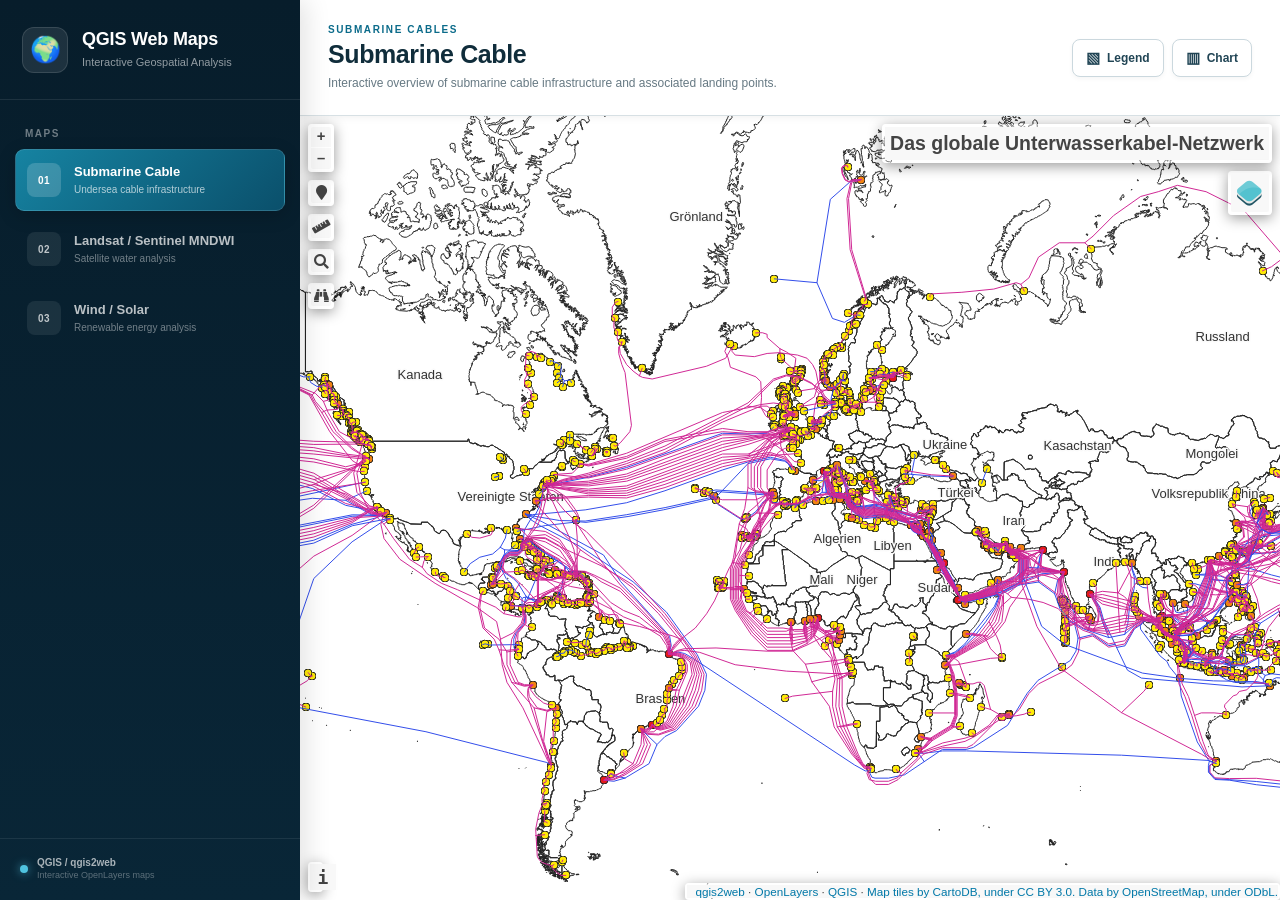
<file: index.html>
<!DOCTYPE html>
<html lang="en">
<head>
    <meta charset="UTF-8">

    <meta
        name="viewport"
        content="width=device-width, initial-scale=1.0"
    >

    <meta
        name="description"
        content="Interactive QGIS web maps for submarine cables, satellite-derived MNDWI, wind and solar energy."
    >

    <title>QGIS Web Maps</title>

    <link
        rel="stylesheet"
        href="css/style.css"
    >
</head>

<body>

<div class="app-shell">

    <!-- =====================================================
         LEFT SIDEBAR
    ====================================================== -->

    <aside class="sidebar">

        <div class="sidebar-header">

            <div class="brand-icon">
                🌍
            </div>

            <div>
                <h1>QGIS Web Maps</h1>
                <p>Interactive Geospatial Analysis</p>
            </div>

        </div>


        <div class="sidebar-section">

            <div class="sidebar-label">
                MAPS
            </div>

            <nav
                class="map-navigation"
                aria-label="Map selection"
            >

                <button
                    type="button"
                    class="map-button active"
                    data-map="submarinecable"
                >
                    <span class="button-number">01</span>

                    <span class="button-text">
                        <strong>Submarine Cable</strong>
                        <small>Undersea cable infrastructure</small>
                    </span>
                </button>


                <button
                    type="button"
                    class="map-button"
                    data-map="mndwi"
                >
                    <span class="button-number">02</span>

                    <span class="button-text">
                        <strong>Landsat / Sentinel MNDWI</strong>
                        <small>Satellite water analysis</small>
                    </span>
                </button>


                <button
                    type="button"
                    class="map-button"
                    data-map="wind-solar"
                >
                    <span class="button-number">03</span>

                    <span class="button-text">
                        <strong>Wind / Solar</strong>
                        <small>Renewable energy analysis</small>
                    </span>
                </button>

            </nav>

        </div>


        <div class="sidebar-bottom">

            <div class="sidebar-project">
                <span class="project-dot"></span>

                <div>
                    <strong>QGIS / qgis2web</strong>
                    <small>Interactive OpenLayers maps</small>
                </div>
            </div>

        </div>

    </aside>


    <!-- =====================================================
         MAIN AREA
    ====================================================== -->

    <main class="main-area">

        <!-- MAP HEADER -->

        <header class="map-header">

            <div class="map-header-text">

                <div
                    id="map-category"
                    class="map-category"
                >
                    SUBMARINE CABLES
                </div>

                <h2 id="map-title">
                    Submarine Cable
                </h2>

                <p id="map-description">
                    Interactive overview of submarine cable infrastructure
                    and associated landing points.
                </p>

            </div>


            <!-- MAP TOOLS -->

            <div
                id="map-tools"
                class="map-tools"
                aria-label="Map tools"
            >

                <button
                    type="button"
                    id="legend-button"
                    class="tool-button"
                    hidden
                >
                    <span>▧</span>
                    Legend
                </button>


                <button
                    type="button"
                    id="chart-button"
                    class="tool-button"
                    hidden
                >
                    <span>▥</span>
                    Chart
                </button>

            </div>

        </header>


        <!-- MAP -->

        <section
            class="map-area"
            aria-label="Interactive map"
        >

            <div
                id="map-loading"
                class="map-loading"
            >
                <div class="loading-spinner"></div>
                <span>Loading map...</span>
            </div>


            <iframe
                id="map-frame"
                src="maps/submarinecable/index.html"
                title="Submarine Cable interactive QGIS map"
                loading="eager"
            ></iframe>

        </section>

    </main>

</div>


<!-- =========================================================
     LEGEND MODAL
========================================================== -->

<div
    id="legend-modal"
    class="modal"
    aria-hidden="true"
    hidden
>

    <div
        class="modal-backdrop"
        data-close-modal
    ></div>


    <div
        class="modal-window legend-window"
        role="dialog"
        aria-modal="true"
        aria-labelledby="legend-modal-title"
    >

        <div class="modal-header">

            <div>
                <span class="modal-kicker">
                    MAP LEGEND
                </span>

                <h3 id="legend-modal-title">
                    Legend
                </h3>
            </div>


            <button
                type="button"
                class="close-button"
                data-close-modal
                aria-label="Close legend"
            >
                ×
            </button>

        </div>


        <div class="modal-content legend-content">

            <img
                id="legend-image"
                src=""
                alt=""
            >

        </div>

    </div>

</div>


<!-- =========================================================
     CHART MODAL
========================================================== -->

<div
    id="chart-modal"
    class="modal"
    aria-hidden="true"
    hidden
>

    <div
        class="modal-backdrop"
        data-close-modal
    ></div>


    <div
        class="modal-window chart-window"
        role="dialog"
        aria-modal="true"
        aria-labelledby="chart-modal-title"
    >

        <div class="modal-header">

            <div>
                <span class="modal-kicker">
                    DATA ANALYSIS
                </span>

                <h3 id="chart-modal-title">
                    Landing Points by Country
                </h3>

                <p class="modal-description">
                    Number of submarine cable landing points recorded
                    for each country.
                </p>
            </div>


            <button
                type="button"
                class="close-button"
                data-close-modal
                aria-label="Close chart"
            >
                ×
            </button>

        </div>


        <div class="modal-content chart-content">

            <div
                id="chart-status"
                class="chart-status"
            ></div>


            <div
                id="chart-container"
                class="chart-container"
            ></div>

        </div>

    </div>

</div>


<script src="js/app.js"></script>

</body>
</html>
</file>
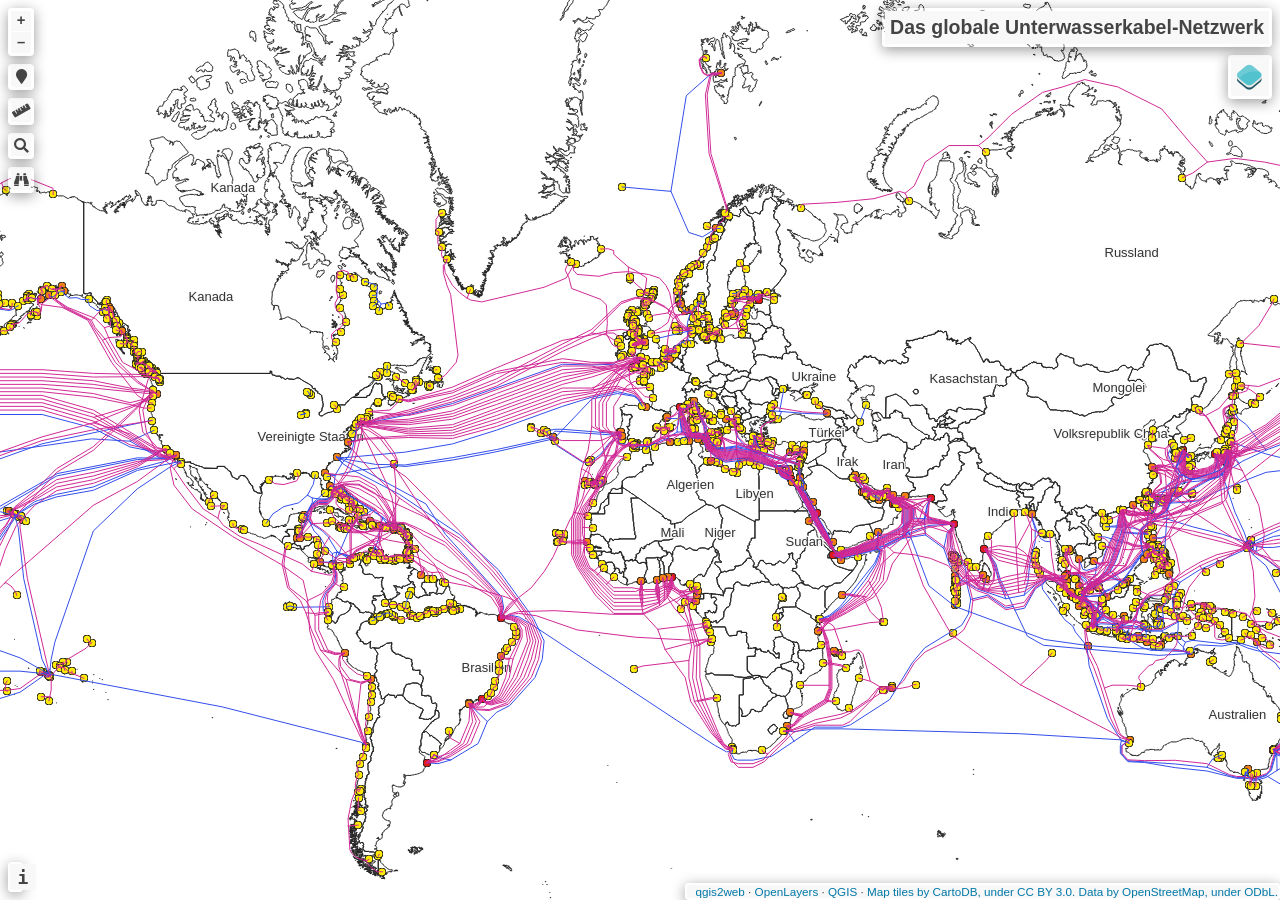
<file: maps/submarinecable/index.html>
<!doctype html>
<html lang="en">
    <head>
        <meta charset="utf-8">
        <meta http-equiv="X-UA-Compatible" content="IE=edge">
        <meta name="viewport" content="initial-scale=1,user-scalable=no,maximum-scale=1,width=device-width">
        <meta name="mobile-web-app-capable" content="yes">
        <meta name="apple-mobile-web-app-capable" content="yes">
        <link rel="stylesheet" href="./resources/ol.css">
        <link rel="stylesheet" href="resources/fontawesome-all.min.css">
        <link rel="stylesheet" type="text/css" href="resources/horsey.min.css">
        <link rel="stylesheet" type="text/css" href="resources/ol-search-layer.min.css">
        <link href="resources/photon-geocoder-autocomplete.min.css" rel="stylesheet">
        <link rel="stylesheet" href="./resources/ol-layerswitcher.css">
        <link rel="stylesheet" href="./resources/qgis2web.css">
        <style>
        html, body {
            background-color: #ffffff;
        }
        .ol-control > * {
            background-color: #f8f8f8!important;
            color: #444444!important;
            border-radius: 0px;
        }
        .ol-attribution a, .gcd-gl-input::placeholder, .search-layer-input-search::placeholder {
            color: #444444!important;
        }
        .search-layer-input-search {
            background-color: #f8f8f8!important;
        }
        .ol-control > *:focus, .ol-control >*:hover {
            background-color: rgba(248, 248, 248, 0.7)!important;
        } 
        .ol-control {
            background-color: rgba(255,255,255,.4) !important;
            padding: 2px !important;
        } 
        </style>

        <style>
        html, body, #map {
            width: 100%;
            height: 100%;
            padding: 0;
            margin: 0;
        }
        </style>
        <title>Das globale Unterwasserkabel-Netzwerk</title>
    </head>
    <body>
        <div id="map">
            <div id="popup" class="ol-popup">
                <a href="#" id="popup-closer" class="ol-popup-closer"></a>
                <div id="popup-content"></div>
            </div>
        </div>
        <script src="resources/qgis2web_expressions.js"></script>
        <script src="./resources/functions.js"></script>
        <script src="./resources/ol.js"></script>
        <script src="resources/horsey.min.js"></script>
        <script src="resources/ol-search-layer.js"></script>
        <script src="./resources/ol-layerswitcher.js"></script>
        <script src="resources/photon-geocoder-autocomplete.min.js"></script>
        <script src="layers/LndernachAnzahlderLandepunkte_3.js"></script><script src="layers/Lnder_4.js"></script><script src="layers/LandepunkteAnzahlderKabel_5.js"></script><script src="layers/Unterwasserkabel_6.js"></script>
        <script src="styles/LndernachAnzahlderLandepunkte_3_style.js"></script><script src="styles/Lnder_4_style.js"></script><script src="styles/LandepunkteAnzahlderKabel_5_style.js"></script><script src="styles/Unterwasserkabel_6_style.js"></script>
        <script src="./layers/layers.js" type="text/javascript"></script> 
        <script src="./resources/Autolinker.min.js"></script>
        <script src="./resources/qgis2web.js"></script>        
    </body>
</html>
</file>
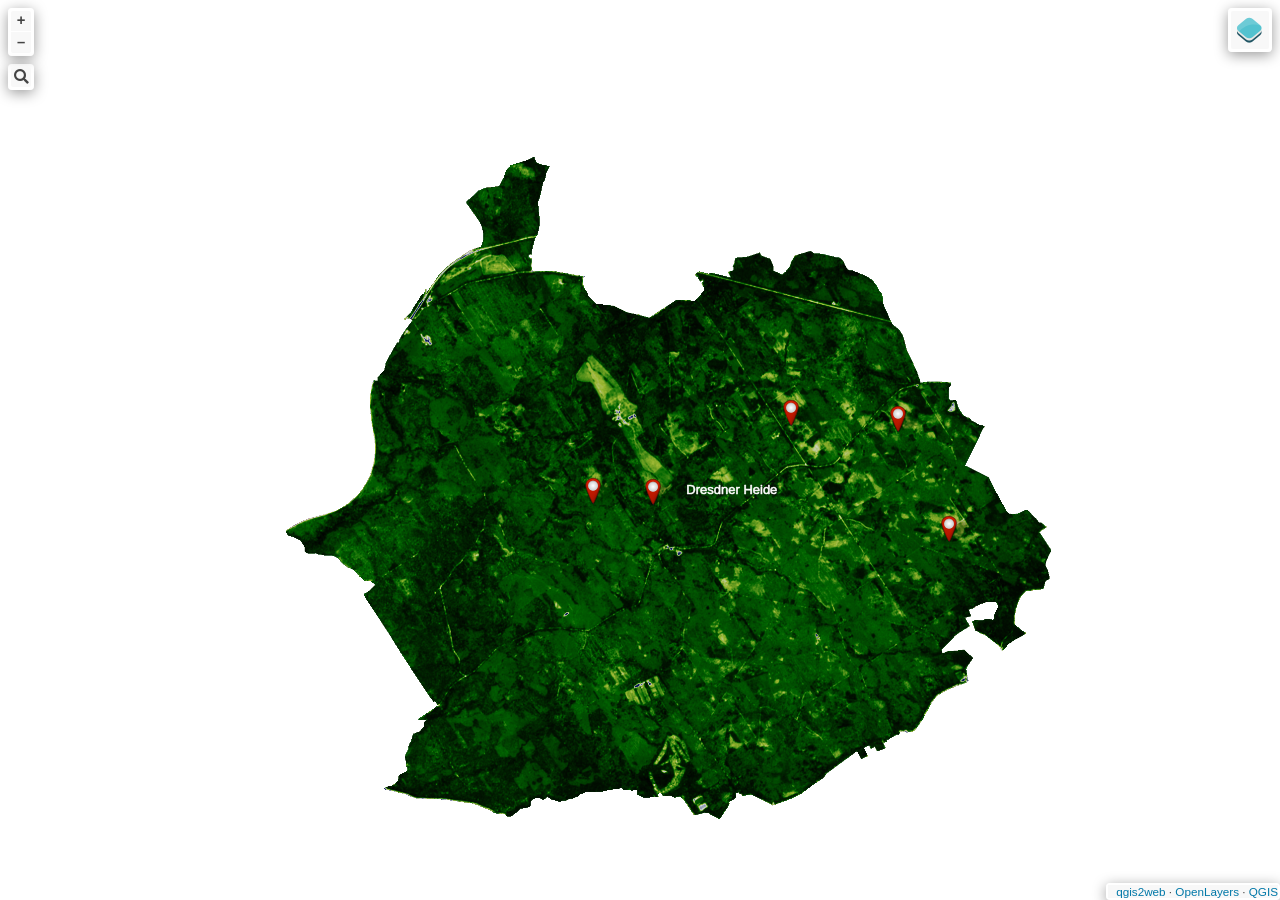
<file: maps/wind-solar/index.html>
<!doctype html>
<html lang="en">
    <head>
        <meta charset="utf-8">
        <meta http-equiv="X-UA-Compatible" content="IE=edge">
        <meta name="viewport" content="initial-scale=1,user-scalable=no,maximum-scale=1,width=device-width">
        <meta name="mobile-web-app-capable" content="yes">
        <meta name="apple-mobile-web-app-capable" content="yes">
        <link rel="stylesheet" href="./resources/ol.css">
        <link rel="stylesheet" href="resources/fontawesome-all.min.css">
        <link href="resources/photon-geocoder-autocomplete.min.css" rel="stylesheet">
        <link rel="stylesheet" href="./resources/ol-layerswitcher.css">
        <link rel="stylesheet" href="./resources/qgis2web.css">
        <style>
        html, body {
            background-color: #ffffff;
        }
        .ol-control > * {
            background-color: #f8f8f8!important;
            color: #444444!important;
            border-radius: 0px;
        }
        .ol-attribution a, .gcd-gl-input::placeholder, .search-layer-input-search::placeholder {
            color: #444444!important;
        }
        .search-layer-input-search {
            background-color: #f8f8f8!important;
        }
        .ol-control > *:focus, .ol-control >*:hover {
            background-color: rgba(248, 248, 248, 0.7)!important;
        } 
        .ol-control {
            background-color: rgba(255,255,255,.4) !important;
            padding: 2px !important;
        } 
        </style>

        <style>
        html, body, #map {
            width: 100%;
            height: 100%;
            padding: 0;
            margin: 0;
        }
        </style>
        <title>Waldstrukturwandel: Rückzug der Kiefer in der Dresdner Heide</title>
    </head>
    <body>
        <div id="map">
            <div id="popup" class="ol-popup">
                <a href="#" id="popup-closer" class="ol-popup-closer"></a>
                <div id="popup-content"></div>
            </div>
        </div>
        <script src="resources/qgis2web_expressions.js"></script>
        <script src="./resources/functions.js"></script>
        <script src="./resources/ol.js"></script>
        <script src="./resources/ol-layerswitcher.js"></script>
        <script src="resources/photon-geocoder-autocomplete.min.js"></script>
        <script src="layers/Dresden_3.js"></script><script src="layers/Dresden_4.js"></script><script src="layers/FlchenNDVI06inha500m_13.js"></script><script src="layers/groflchigeRodung4000m_14.js"></script><script src="layers/DresdnerHeide_15.js"></script>
        <script src="styles/Dresden_3_style.js"></script><script src="styles/Dresden_4_style.js"></script><script src="styles/FlchenNDVI06inha500m_13_style.js"></script><script src="styles/groflchigeRodung4000m_14_style.js"></script><script src="styles/DresdnerHeide_15_style.js"></script>
        <script src="./layers/layers.js" type="text/javascript"></script> 
        <script src="./resources/Autolinker.min.js"></script>
        <script src="./resources/qgis2web.js"></script>        
    </body>
</html>
</file>
<file: css/style.css>
:root {
    --sidebar-width: 300px;

    --color-sidebar: #071d2b;
    --color-sidebar-light: #0b3448;
    --color-primary: #0b6b8a;
    --color-primary-light: #e8f4f8;

    --color-background: #eef2f4;
    --color-surface: #ffffff;

    --color-text: #172b36;
    --color-text-light: #667983;

    --color-border: #d7e0e4;

    --shadow-small:
        0 2px 8px rgba(0, 0, 0, 0.08);

    --shadow-medium:
        0 8px 30px rgba(0, 0, 0, 0.12);

    --shadow-large:
        0 20px 70px rgba(0, 0, 0, 0.28);
}


/* =========================================================
   RESET
========================================================== */

* {
    box-sizing: border-box;
}


html,
body {
    width: 100%;
    height: 100%;
    margin: 0;
    padding: 0;
}


body {
    overflow: hidden;

    font-family:
        Inter,
        -apple-system,
        BlinkMacSystemFont,
        "Segoe UI",
        Roboto,
        Helvetica,
        Arial,
        sans-serif;

    background: var(--color-background);
    color: var(--color-text);
}


/* =========================================================
   APPLICATION SHELL
========================================================== */

.app-shell {
    width: 100%;
    height: 100vh;

    display: flex;
}


/* =========================================================
   SIDEBAR
========================================================== */

.sidebar {
    width: var(--sidebar-width);
    height: 100vh;

    flex-shrink: 0;

    display: flex;
    flex-direction: column;

    background:
        linear-gradient(
            180deg,
            var(--color-sidebar) 0%,
            #092637 100%
        );

    color: white;

    box-shadow:
        5px 0 25px rgba(0, 0, 0, 0.12);

    position: relative;
    z-index: 20;
}


.sidebar-header {
    min-height: 100px;

    display: flex;
    align-items: center;

    gap: 14px;

    padding: 22px 22px;

    border-bottom:
        1px solid rgba(255, 255, 255, 0.09);
}


.brand-icon {
    width: 46px;
    height: 46px;

    display: flex;
    align-items: center;
    justify-content: center;

    flex-shrink: 0;

    font-size: 25px;

    border-radius: 12px;

    background:
        rgba(255, 255, 255, 0.09);

    border:
        1px solid rgba(255, 255, 255, 0.12);
}


.sidebar-header h1 {
    margin: 0;

    font-size: 18px;
    line-height: 1.2;

    font-weight: 700;

    letter-spacing: -0.2px;
}


.sidebar-header p {
    margin: 5px 0 0;

    font-size: 11px;

    color:
        rgba(255, 255, 255, 0.56);

    line-height: 1.4;
}


/* =========================================================
   SIDEBAR NAVIGATION
========================================================== */

.sidebar-section {
    padding: 28px 15px 20px;
}


.sidebar-label {
    padding:
        0 10px 10px;

    font-size: 10px;

    font-weight: 700;

    letter-spacing: 1.5px;

    color:
        rgba(255, 255, 255, 0.42);
}


.map-navigation {
    display: flex;
    flex-direction: column;

    gap: 7px;
}


.map-button {
    width: 100%;

    display: flex;
    align-items: center;

    gap: 13px;

    appearance: none;

    border: 1px solid transparent;

    background: transparent;

    color:
        rgba(255, 255, 255, 0.72);

    padding: 13px 11px;

    border-radius: 9px;

    text-align: left;

    cursor: pointer;

    transition:
        background 0.18s ease,
        border-color 0.18s ease,
        color 0.18s ease,
        transform 0.18s ease;
}


.map-button:hover {
    background:
        rgba(255, 255, 255, 0.07);

    color: white;
}


.map-button:active {
    transform:
        translateY(1px);
}


.map-button.active {
    background:
        linear-gradient(
            135deg,
            rgba(23, 137, 168, 0.95),
            rgba(11, 83, 111, 0.95)
        );

    border-color:
        rgba(255, 255, 255, 0.13);

    color: white;

    box-shadow:
        0 5px 18px rgba(0, 0, 0, 0.18);
}


.button-number {
    width: 34px;
    height: 34px;

    display: flex;
    align-items: center;
    justify-content: center;

    flex-shrink: 0;

    border-radius: 8px;

    background:
        rgba(255, 255, 255, 0.08);

    color:
        rgba(255, 255, 255, 0.72);

    font-size: 10px;

    font-weight: 700;

    letter-spacing: 0.5px;
}


.map-button.active .button-number {
    background:
        rgba(255, 255, 255, 0.17);

    color: white;
}


.button-text {
    min-width: 0;

    display: flex;
    flex-direction: column;

    gap: 3px;
}


.button-text strong {
    font-size: 13px;

    line-height: 1.3;

    font-weight: 650;
}


.button-text small {
    font-size: 10px;

    line-height: 1.3;

    color:
        rgba(255, 255, 255, 0.43);
}


.map-button.active .button-text small {
    color:
        rgba(255, 255, 255, 0.68);
}


/* =========================================================
   SIDEBAR BOTTOM
========================================================== */

.sidebar-bottom {
    margin-top: auto;

    padding: 18px 20px 20px;

    border-top:
        1px solid rgba(255, 255, 255, 0.08);
}


.sidebar-project {
    display: flex;
    align-items: center;

    gap: 9px;
}


.project-dot {
    width: 8px;
    height: 8px;

    flex-shrink: 0;

    border-radius: 50%;

    background: #4fc3df;

    box-shadow:
        0 0 10px rgba(79, 195, 223, 0.7);
}


.sidebar-project div {
    display: flex;
    flex-direction: column;

    gap: 2px;
}


.sidebar-project strong {
    font-size: 10px;

    color:
        rgba(255, 255, 255, 0.65);
}


.sidebar-project small {
    font-size: 9px;

    color:
        rgba(255, 255, 255, 0.34);
}


/* =========================================================
   MAIN AREA
========================================================== */

.main-area {
    min-width: 0;

    flex: 1;

    height: 100vh;

    display: flex;
    flex-direction: column;

    background:
        var(--color-background);
}


/* =========================================================
   MAP HEADER
========================================================== */

.map-header {
    min-height: 116px;

    flex-shrink: 0;

    display: flex;
    align-items: center;
    justify-content: space-between;

    gap: 30px;

    padding:
        19px 28px;

    background:
        var(--color-surface);

    border-bottom:
        1px solid var(--color-border);

    box-shadow:
        0 2px 8px rgba(0, 0, 0, 0.05);

    position: relative;

    z-index: 10;
}


.map-header-text {
    min-width: 0;
}


.map-category {
    margin-bottom: 4px;

    font-size: 10px;

    font-weight: 750;

    letter-spacing: 1.6px;

    color: var(--color-primary);
}


.map-header h2 {
    margin: 0 0 5px;

    font-size: 25px;

    line-height: 1.2;

    letter-spacing: -0.4px;

    color: #102d3b;
}


#map-description {
    max-width: 900px;

    margin: 0;

    font-size: 12px;

    line-height: 1.5;

    color: var(--color-text-light);
}


/* =========================================================
   MAP TOOLS
========================================================== */

.map-tools {
    display: flex;

    align-items: center;

    gap: 8px;

    flex-shrink: 0;
}


.tool-button {
    appearance: none;

    display: inline-flex;
    align-items: center;
    justify-content: center;

    gap: 7px;

    min-height: 38px;

    padding:
        8px 13px;

    border:
        1px solid #cbd8de;

    border-radius: 8px;

    background:
        white;

    color:
        #214555;

    font-size: 12px;

    font-weight: 650;

    cursor: pointer;

    box-shadow:
        0 2px 5px rgba(0, 0, 0, 0.04);

    transition:
        background 0.18s ease,
        border-color 0.18s ease,
        color 0.18s ease,
        transform 0.18s ease;
}


.tool-button:hover {
    background:
        var(--color-primary-light);

    border-color:
        var(--color-primary);

    color:
        var(--color-primary);
}


.tool-button:active {
    transform:
        translateY(1px);
}


.tool-button span {
    font-size: 15px;
}


/* =========================================================
   MAP
========================================================== */

.map-area {
    position: relative;

    flex: 1;

    min-height: 0;

    background:
        #dce4e8;

    overflow: hidden;
}


#map-frame {
    position: absolute;

    inset: 0;

    width: 100%;
    height: 100%;

    display: block;

    border: 0;

    background:
        #dce4e8;
}


.map-loading {
    position: absolute;

    inset: 0;

    z-index: 5;

    display: flex;

    align-items: center;
    justify-content: center;

    gap: 10px;

    background:
        #e7edf0;

    color:
        #627681;

    font-size: 13px;
}


.map-loading.hidden {
    display: none;
}


.loading-spinner {
    width: 17px;
    height: 17px;

    border:
        2px solid rgba(11, 107, 138, 0.18);

    border-top-color:
        var(--color-primary);

    border-radius: 50%;

    animation:
        spin 0.8s linear infinite;
}


@keyframes spin {
    to {
        transform:
            rotate(360deg);
    }
}


/* =========================================================
   MODALS
========================================================== */

.modal {
    position: fixed;

    inset: 0;

    z-index: 1000;

    display: flex;

    align-items: center;
    justify-content: center;

    padding: 25px;
}


.modal[hidden] {
    display: none;
}


.modal-backdrop {
    position: absolute;

    inset: 0;

    background:
        rgba(3, 18, 27, 0.72);

    backdrop-filter:
        blur(4px);
}


.modal-window {
    position: relative;

    z-index: 2;

    width:
        min(1150px, 94vw);

    max-height:
        90vh;

    display: flex;
    flex-direction: column;

    overflow: hidden;

    background:
        white;

    border-radius: 13px;

    box-shadow:
        var(--shadow-large);

    animation:
        modal-in 0.18s ease-out;
}


@keyframes modal-in {
    from {
        opacity: 0;
        transform:
            translateY(10px)
            scale(0.985);
    }

    to {
        opacity: 1;
        transform:
            translateY(0)
            scale(1);
    }
}


.legend-window {
    width:
        min(900px, 94vw);
}


.chart-window {
    width:
        min(1200px, 95vw);
}


/* =========================================================
   MODAL HEADER
========================================================== */

.modal-header {
    flex-shrink: 0;

    display: flex;
    align-items: flex-start;
    justify-content: space-between;

    gap: 20px;

    padding:
        18px 21px;

    border-bottom:
        1px solid var(--color-border);
}


.modal-kicker {
    display: block;

    margin-bottom: 4px;

    font-size: 9px;

    font-weight: 750;

    letter-spacing: 1.5px;

    color:
        var(--color-primary);
}


.modal-header h3 {
    margin: 0;

    font-size: 19px;

    line-height: 1.25;

    color:
        #173847;
}


.modal-description {
    margin:
        6px 0 0;

    font-size: 12px;

    line-height: 1.5;

    color:
        var(--color-text-light);
}


.close-button {
    width: 34px;
    height: 34px;

    flex-shrink: 0;

    display: flex;
    align-items: center;
    justify-content: center;

    border: 0;

    border-radius: 50%;

    background:
        #edf2f4;

    color:
        #415761;

    font-size: 23px;

    line-height: 1;

    cursor: pointer;

    transition:
        background 0.18s ease,
        color 0.18s ease;
}


.close-button:hover {
    background:
        #dce5e9;

    color:
        #132d38;
}


/* =========================================================
   MODAL CONTENT
========================================================== */

.modal-content {
    min-height: 0;

    overflow: auto;

    padding: 22px;
}


/* =========================================================
   LEGEND
========================================================== */

.legend-content {
    display: flex;

    align-items: flex-start;
    justify-content: center;

    background:
        #fafcfd;
}


#legend-image {
    display: block;

    max-width: 100%;

    max-height:
        calc(90vh - 150px);

    width: auto;
    height: auto;

    object-fit: contain;
}


/* =========================================================
   CHART
========================================================== */

.chart-content {
    background:
        #fafcfd;

    padding-bottom: 28px;
}


.chart-status {
    display: none;

    margin-bottom: 12px;

    padding: 10px 12px;

    border-radius: 7px;

    background:
        #edf5f7;

    color:
        #42616d;

    font-size: 12px;
}


.chart-status.visible {
    display: block;
}


.chart-status.error {
    background:
        #fff0f0;

    color:
        #9a3030;
}


.chart-container {
    width: 100%;

    min-height: 100px;
}


.chart-scroll {
    width: 100%;

    max-height:
        calc(90vh - 190px);

    overflow: auto;

    padding-right: 6px;
}


.chart-list {
    width: 100%;

    display: flex;
    flex-direction: column;

    gap: 6px;
}


.chart-row {
    display: grid;

    grid-template-columns:
        minmax(170px, 220px)
        minmax(150px, 1fr)
        55px;

    align-items: center;

    gap: 10px;

    min-height: 27px;
}


.chart-country {
    overflow: hidden;

    white-space: nowrap;

    text-overflow: ellipsis;

    font-size: 11px;

    color:
        #334f5b;
}


.chart-bar-area {
    height: 18px;

    overflow: hidden;

    border-radius: 4px;

    background:
        #e7eef1;
}


.chart-bar {
    height: 100%;

    min-width: 1px;

    border-radius: 4px;

    background:
        linear-gradient(
            90deg,
            #0b6b8a,
            #2a9bbd
        );

    transition:
        width 0.35s ease;
}


.chart-value {
    font-size: 11px;

    font-weight: 700;

    text-align: right;

    color:
        #173847;
}


.chart-empty {
    padding: 40px 20px;

    text-align: center;

    color:
        var(--color-text-light);

    font-size: 13px;
}


/* =========================================================
   SCROLLBAR
========================================================== */

.chart-scroll::-webkit-scrollbar,
.modal-content::-webkit-scrollbar {
    width: 8px;
    height: 8px;
}


.chart-scroll::-webkit-scrollbar-track,
.modal-content::-webkit-scrollbar-track {
    background:
        #edf1f3;
}


.chart-scroll::-webkit-scrollbar-thumb,
.modal-content::-webkit-scrollbar-thumb {
    background:
        #b8c7cd;

    border-radius: 10px;
}


.chart-scroll::-webkit-scrollbar-thumb:hover,
.modal-content::-webkit-scrollbar-thumb:hover {
    background:
        #91a6ae;
}


/* =========================================================
   MOBILE / TABLET
========================================================== */

@media (max-width: 900px) {

    body {
        overflow: auto;
    }


    .app-shell {
        min-height: 100vh;
        height: auto;

        flex-direction: column;
    }


    .sidebar {
        width: 100%;
        height: auto;

        flex-shrink: 0;
    }


    .sidebar-header {
        min-height: 76px;

        padding:
            14px 18px;
    }


    .sidebar-section {
        padding:
            12px 12px 14px;
    }


    .sidebar-label {
        display: none;
    }


    .map-navigation {
        flex-direction: row;

        overflow-x: auto;

        padding-bottom: 3px;
    }


    .map-button {
        min-width: 210px;
    }


    .sidebar-bottom {
        display: none;
    }


    .main-area {
        height:
            calc(100vh - 145px);

        min-height: 600px;
    }


    .map-header {
        min-height: auto;

        align-items: flex-start;

        flex-direction: column;

        gap: 14px;

        padding:
            15px 18px;
    }


    .map-tools {
        width: 100%;
    }


    .map-area {
        min-height: 500px;
    }
}


@media (max-width: 600px) {

    .sidebar-header {
        padding:
            12px 14px;
    }


    .brand-icon {
        width: 38px;
        height: 38px;

        font-size: 21px;
    }


    .sidebar-header h1 {
        font-size: 16px;
    }


    .sidebar-header p {
        font-size: 10px;
    }


    .map-button {
        min-width: 190px;
    }


    .button-text strong {
        font-size: 12px;
    }


    .map-header h2 {
        font-size: 21px;
    }


    #map-description {
        font-size: 11px;
    }


    .modal {
        padding: 10px;
    }


    .modal-window {
        width: 100%;
        max-height: 94vh;

        border-radius: 10px;
    }


    .modal-content {
        padding: 14px;
    }


    .chart-row {
        grid-template-columns:
            120px
            minmax(100px, 1fr)
            45px;
    }
}
</file>
<file: maps/submarinecable/resources/ol.css>
.ol-box{box-sizing:border-box;border-radius:2px;border:2px solid #00f}.ol-mouse-position{top:8px;right:8px;position:absolute}.ol-scale-line{background:rgba(0,60,136,.3);border-radius:4px;bottom:8px;left:8px;padding:2px;position:absolute}.ol-scale-line-inner{border:1px solid #eee;border-top:none;color:#eee;font-size:10px;text-align:center;margin:1px;will-change:contents,width;transition:all .25s}.ol-scale-bar{position:absolute;bottom:8px;left:8px}.ol-scale-step-marker{width:1px;height:15px;background-color:#000;float:right;z-Index:10}.ol-scale-step-text{position:absolute;bottom:-5px;font-size:12px;z-Index:11;color:#000;text-shadow:-2px 0 #fff,0 2px #fff,2px 0 #fff,0 -2px #fff}.ol-scale-text{position:absolute;font-size:14px;text-align:center;bottom:25px;color:#000;text-shadow:-2px 0 #fff,0 2px #fff,2px 0 #fff,0 -2px #fff}.ol-scale-singlebar{position:relative;height:10px;z-Index:9;box-sizing:border-box;border:1px solid #000}.ol-unsupported{display:none}.ol-unselectable,.ol-viewport{-webkit-touch-callout:none;-webkit-user-select:none;-moz-user-select:none;-ms-user-select:none;user-select:none;-webkit-tap-highlight-color:transparent}.ol-selectable{-webkit-touch-callout:default;-webkit-user-select:text;-moz-user-select:text;-ms-user-select:text;user-select:text}.ol-grabbing{cursor:-webkit-grabbing;cursor:-moz-grabbing;cursor:grabbing}.ol-grab{cursor:move;cursor:-webkit-grab;cursor:-moz-grab;cursor:grab}.ol-control{position:absolute;background-color:rgba(255,255,255,.4);border-radius:4px;padding:2px}.ol-control:hover{background-color:rgba(255,255,255,.6)}.ol-zoom{top:.5em;left:.5em}.ol-rotate{top:.5em;right:.5em;transition:opacity .25s linear,visibility 0s linear}.ol-rotate.ol-hidden{opacity:0;visibility:hidden;transition:opacity .25s linear,visibility 0s linear .25s}.ol-zoom-extent{top:4.643em;left:.5em}.ol-full-screen{right:.5em;top:.5em}.ol-control button{display:block;margin:1px;padding:0;color:#fff;font-size:1.14em;font-weight:700;text-decoration:none;text-align:center;height:1.375em;width:1.375em;line-height:.4em;background-color:rgba(0,60,136,.5);border:none;border-radius:2px}.ol-control button::-moz-focus-inner{border:none;padding:0}.ol-zoom-extent button{line-height:1.4em}.ol-compass{display:block;font-weight:400;font-size:1.2em;will-change:transform}.ol-touch .ol-control button{font-size:1.5em}.ol-touch .ol-zoom-extent{top:5.5em}.ol-control button:focus,.ol-control button:hover{text-decoration:none;background-color:rgba(0,60,136,.7)}.ol-zoom .ol-zoom-in{border-radius:2px 2px 0 0}.ol-zoom .ol-zoom-out{border-radius:0 0 2px 2px}.ol-attribution{text-align:right;bottom:.5em;right:.5em;max-width:calc(100% - 1.3em)}.ol-attribution ul{margin:0;padding:0 .5em;color:#000;text-shadow:0 0 2px #fff}.ol-attribution li{display:inline;list-style:none}.ol-attribution li:not(:last-child):after{content:" "}.ol-attribution img{max-height:2em;max-width:inherit;vertical-align:middle}.ol-attribution button,.ol-attribution ul{display:inline-block}.ol-attribution.ol-collapsed ul{display:none}.ol-attribution:not(.ol-collapsed){background:rgba(255,255,255,.8)}.ol-attribution.ol-uncollapsible{bottom:0;right:0;border-radius:4px 0 0}.ol-attribution.ol-uncollapsible img{margin-top:-.2em;max-height:1.6em}.ol-attribution.ol-uncollapsible button{display:none}.ol-zoomslider{top:4.5em;left:.5em;height:200px}.ol-zoomslider button{position:relative;height:10px}.ol-touch .ol-zoomslider{top:5.5em}.ol-overviewmap{left:.5em;bottom:.5em}.ol-overviewmap.ol-uncollapsible{bottom:0;left:0;border-radius:0 4px 0 0}.ol-overviewmap .ol-overviewmap-map,.ol-overviewmap button{display:inline-block}.ol-overviewmap .ol-overviewmap-map{border:1px solid #7b98bc;height:150px;margin:2px;width:150px}.ol-overviewmap:not(.ol-collapsed) button{bottom:1px;left:2px;position:absolute}.ol-overviewmap.ol-collapsed .ol-overviewmap-map,.ol-overviewmap.ol-uncollapsible button{display:none}.ol-overviewmap:not(.ol-collapsed){background:rgba(255,255,255,.8)}.ol-overviewmap-box{border:2px dotted rgba(0,60,136,.7)}.ol-overviewmap .ol-overviewmap-box:hover{cursor:move}
/*# sourceMappingURL=ol.css.map */
</file>
<file: maps/submarinecable/resources/ol-layerswitcher.css>
.layer-switcher {
  position: absolute;
  top: 3.5em;
  right: 0.5em;
  text-align: left;
}

.layer-switcher .panel {
  margin: 0;
  border: 4px solid #eee;
  border-radius: 4px;
  background-color: white;
  display: none;
  max-height: inherit;
  height: 100%;
  box-sizing: border-box;
  overflow-y: auto;
}

.layer-switcher button {
  float: right;
  z-index: 1;
  width: 38px;
  height: 38px;
  background-image: url('[data-uri]')
    /*logo.png*/;
  background-repeat: no-repeat;
  background-position: 2px;
  background-color: white;
  color: black;
  border: none;
}

.layer-switcher button:focus,
.layer-switcher button:hover {
  background-color: white;
}

.layer-switcher.shown {
  overflow-y: hidden;
  display: flex;
  flex-direction: column;
  max-height: calc(100% - 5.5em);
}

.layer-switcher.shown.ol-control {
  background-color: transparent;
}

.layer-switcher.shown.ol-control:hover {
  background-color: transparent;
}
.layer-switcher.shown .panel {
  display: block;
}

.layer-switcher.shown button {
  display: none;
}

.layer-switcher.shown.layer-switcher-activation-mode-click > button {
  display: block;
  background-image: unset;
  right: 2px;
  position: absolute;
  background-color: #eee;
  margin: 1px;
}

.layer-switcher.shown button:focus,
.layer-switcher.shown button:hover {
  background-color: #fafafa;
}

.layer-switcher ul {
  list-style: none;
  margin: 1.6em 0.4em;
  padding-left: 0;
}
.layer-switcher ul ul {
  padding-left: 1.2em;
  margin: 0.1em 0 0 0;
}
.layer-switcher li.group + li.group {
  margin-top: 0.4em;
}
.layer-switcher li.group + li.layer-switcher-base-group {
}

.layer-switcher li.group > label {
  font-weight: bold;
}

.layer-switcher.layer-switcher-group-select-style-none li.group > label {
  padding-left: 1.2em;
}

.layer-switcher li {
  position: relative;
  margin-top: 0.3em;
}

.layer-switcher li input {
  position: absolute;
  left: 1.2em;
  height: 1em;
  width: 1em;
  font-size: 1em;
}
.layer-switcher li label {
  padding-left: 2.7em;
  padding-right: 1.2em;
  display: inline-block;
  margin-top: 1px;
}

.layer-switcher label.disabled {
  opacity: 0.4;
}

.layer-switcher input {
  margin: 0px;
}

.layer-switcher.touch ::-webkit-scrollbar {
  width: 4px;
}

.layer-switcher.touch ::-webkit-scrollbar-track {
  -webkit-box-shadow: inset 0 0 6px rgba(0, 0, 0, 0.3);
  border-radius: 10px;
}

.layer-switcher.touch ::-webkit-scrollbar-thumb {
  border-radius: 10px;
  -webkit-box-shadow: inset 0 0 6px rgba(0, 0, 0, 0.5);
}

li.layer-switcher-base-group > label {
  padding-left: 1.2em;
}

.layer-switcher .group button {
  position: absolute;
  left: 0;
  display: inline-block;
  vertical-align: top;
  float: none;
  font-size: 1em;
  width: 1em;
  height: 1em;
  margin: 0;
  background-position: center 2px;
  background-image: url('[data-uri]');
  -webkit-transition: -webkit-transform 0.2s ease-in-out;
  -ms-transition: -ms-transform 0.2s ease-in-out;
  transition: transform 0.2s ease-in-out;
}

.layer-switcher .group.layer-switcher-close button {
  transform: rotate(-90deg);
  -webkit-transform: rotate(-90deg);
}

.layer-switcher .group.layer-switcher-fold.layer-switcher-close > ul {
  overflow: hidden;
  height: 0;
}

/*layerswitcher on the right*/
.layer-switcher.shown.layer-switcher-activation-mode-click {
  padding-left: 34px;
}
.layer-switcher.shown.layer-switcher-activation-mode-click > button {
  left: 0;
  border-right: 0;
}

/*layerswitcher on the left*/
/*
.layer-switcher.shown.layer-switcher-activation-mode-click {
  padding-right: 34px;
}
.layer-switcher.shown.layer-switcher-activation-mode-click > button {
  right: 0;
  border-left: 0;
}
*/
</file>
<file: maps/submarinecable/resources/qgis2web.css>
html, body {
    height: 100%;
    padding: 0;
    margin: 0;
    font-family: sans-serif;
    font-size: small;
}


#map {
    width: 100%;
    height: 100%;
}

.ol-control {
	clear: both;
	box-shadow: 0 3px 14px rgba(0, 0, 0, 0.4);
}

.ol-selectable {
	z-index: 3;
}

.ol-popup {
    display: none;
    position: absolute;
    background-color: white;
    padding: 15px;
	border-radius: 10px;
    bottom: 10px;
    left: 50%;
    transform: translateX(-50%);
	box-shadow: 0 3px 14px rgba(0,0,0,0.4);
}

.ol-popup:after, .ol-popup:before {
    top: 100%;
    border: solid transparent;
    content: " ";
    position: absolute;
}

.ol-popup:after {
    border-top-color: white;
    border-width: 10px;
    left: 50%;
    margin-left: -10px;
}

.ol-popup:before {
    border-top-color: #cccccc;
    border-width: 11px;
    left: 50%;
    margin-left: -11px;
}

.ol-popup-closer {
	text-decoration: none;
    position: absolute;
    top: 4px;
    right: 4px;
    text-align: center;
    width: 19px;
    color: #999;
    font-family: cursive;
    font-weight: bold;
}

.ol-popup-closer:after {
    content: "X";
}

#popup-content {
	font-size: 12px;
    line-height: 1.2;
    margin-top: 5px;
	max-height: 70vh;
	max-width: 70vw;
	overflow: auto;
}

#popup-content ul {
    list-style-type: none;
    padding-left: 0;
	margin: unset;
}

#popup-content li {
    margin-bottom:0.25em;
}

#popup-content>ul>li>a {
    position: relative;
    display: block;
    padding: 2px;
    border-bottom: 1px solid #666;
    font-size: 12.5px;
}

#popup-content>table {
    font-size: 11.4px;
}

.roller-switcher {
	background-image: url(lds-roller.gif);
	background-size: contain;
	height: 19px;
	width: 19px;
	display: inline-block;
}

th, td {
    vertical-align: top;
    text-align: left;
	color: #333;
}

th {
	min-width: 100px;
}
td {
	min-width: 100px;
}

td img {
	max-height: 50vh!important;
	max-width: 50vw!important;
}

td video {
	max-height: 50vh!important;
	max-width: 50vw!important;
}

.ol-overlaycontainer-stopevent #top-right-container .layer-switcher:hover ~ .ol-overlaycontainer-stopevent .ol-overlay-container .ol-popup {
    display: none!important;
}


#top-left-container {
    position: absolute;
    left: 0;
    top: 0;
}
#bottom-left-container {
    position: absolute;
    left: 0;
    bottom: 0;
}
#top-right-container {
    position: absolute;
    right: 0;
    top: 0;
    display: contents;
}
#bottom-right-container {
    position: absolute;
    right: 0;
    bottom: 0;
}

.top-left-title, .top-left-abstract  {
    position: relative;
    float: left;
    margin-top: 8px;
    margin-left: 8px;
}
.bottom-left-title, .bottom-left-abstract  {
    position: relative;
    float: left;
    margin-bottom: 8px;
    margin-left: 8px;
}
.top-right-title, .top-right-abstract  {
    position: relative;
    float: right;
    margin-top: 8px;
    margin-right: 8px;
}
.bottom-right-title, .bottom-right-abstract  {
    position: relative;
    float: right;
    margin-bottom: 8px;
    margin-right: 8px;
}


.project-title  {
    margin: 1px;
    padding: 5px;
}

#abstract {
    max-width: 30%;
}
.ol-touch #abstract {
    max-width: 50%;
}

.project-abstract {
    font: bold 18px 'Lucida Console', Monaco, monospace;
    width: 20px;
    height: 20px;
    display: block;
    text-align: center;
    cursor: pointer;
    padding: 3px;
    
}

.project-abstract-uncollapsed {
    width: auto;
    height: auto;
    display: block;
    padding: 3px;
    cursor: default;
    margin: 1px;
}


.ol-zoom {
	position: relative;
    float: left;
    top: unset;
    left: unset;
    margin-top: 8px;
    margin-left: 8px;
}


/* measurement */
.measure-control {
	position: relative;
    float: left;
    top: unset !important;
    left: unset !important;
    margin-top: 8px;
    margin-left: 8px;
	display: flex;
}

.tooltip {
    position: relative;
    background: rgba(0, 0, 0, 0.5);
    border-radius: 4px;
    color: white;
    padding: 4px 8px;
    opacity: 0.7;
    white-space: nowrap;
  }
  .tooltip-measure {
    opacity: 1;
    font-weight: bold;
  }
  .tooltip-static {
    background-color: #ffcc33;
    color: black;
    border: 1px solid white;
  }
  .tooltip-measure:before,
  .tooltip-static:before {
    border-top: 6px solid rgba(0, 0, 0, 0.5);
    border-right: 6px solid transparent;
    border-left: 6px solid transparent;
    content: "";
    position: absolute;
    bottom: -6px;
    margin-left: -7px;
    left: 50%;
  }
  .tooltip-static:before {
    border-top-color: #ffcc33;
  }
  .ol-touch .measure-control {
    top: 130px;
  }
  .measure-control label {
    padding: 1px;
    padding-right: 4px;
  }


 .geolocate {
 position: relative !important;
 float: left;
 top: unset !important;
 left: unset !important;
 margin-top: 8px;
 margin-left: 8px;
}


.ol-geocoder.gcd-gl-container {
    position: relative !important;
    float: left !important;
    top: unset;
    left: unset;
	margin-top: 8px;
    margin-left: 8px;
    clear: both;
}
.gcd-gl-control {
	position: relative !important;
}
.gcd-gl-control button:after{
	display: none;
}

.search-layer {
	position: relative !important;
    float: left;
    top: unset !important;
    left: unset !important;
    margin-top: 8px;
    margin-left: 8px;
}

.search-layer-input-search{
    left: 26px;
    width: 144px;
    top: 3px;
    padding: 3px;
}

.search-layer-input-search:after{
    left: 27px;
    width: 139px;
    top: 0px;
    padding: 4px;
    border: 3px solid rgba(255,255,255,.4) !important;
}

.ol-scale-line {
    background: none !important;
    position: relative;
    float: left;
    bottom: unset;
    left: unset;
    margin-bottom: 8px;
    margin-left: 8px;
}
.ol-scale-line-inner {
    border: 2px solid ;
    border-top: none ;
    background: rgba(255, 255, 255, 0.5);
    color: black;
	margin: unset;
}

.layer-switcher {
    position: relative;
    float: right;
    top: unset;
    right: 0;
    bottom: unset!important;
    margin-top: 8px;
    margin-right: 8px;
	padding: 3px;
	background-color: rgba(255,255,255,.4)!important;
}

.layer-switcher:hover{
	background-color: rgba(255, 255, 255, .6)!important;
}

.layer-switcher .panel {
	border: unset;
	border-radius: unset;
    float: right;
    width: fit-content;
	margin: 1px;
	max-height: calc(100vh - 200px);
    box-sizing: unset;
}

.layer-switcher.shown{
    align-items: flex-end;
}

.layer-switcher.shown.layer-switcher-activation-mode-click > button {
    position: relative;
	border-radius: 5px;
	font-size: x-large;
	font-family: serif;
    z-index: 2;
}

.layer-switcher img {
    max-width: 22px;
    max-height: 22px;
}


.ol-attribution {
	display: none;
}
.bottom-attribution {
	float: right;
	position: relative;
	display: flex;
    font-size: 0.9rem;
	}
.bottom-attribution a {
	color:#0078A8;
    text-decoration: none;
	}
.bottom-attribution a:hover {
    text-decoration: underline;
    }
.bottom-attribution button {
	display: none;
	}
.bottom-attribution ul {
	padding: unset;
	margin: unset;
	display: flex;
	list-style: none;
	} 	
.bottom-attribution > li {
	padding-left: 8px !important;
	list-style: none;	
	}

.fa-exclamation-triangle {
    color: orangered;
	font-size: 15px;
}
</file>
<file: maps/wind-solar/resources/ol.css>
.ol-box{box-sizing:border-box;border-radius:2px;border:2px solid #00f}.ol-mouse-position{top:8px;right:8px;position:absolute}.ol-scale-line{background:rgba(0,60,136,.3);border-radius:4px;bottom:8px;left:8px;padding:2px;position:absolute}.ol-scale-line-inner{border:1px solid #eee;border-top:none;color:#eee;font-size:10px;text-align:center;margin:1px;will-change:contents,width;transition:all .25s}.ol-scale-bar{position:absolute;bottom:8px;left:8px}.ol-scale-step-marker{width:1px;height:15px;background-color:#000;float:right;z-Index:10}.ol-scale-step-text{position:absolute;bottom:-5px;font-size:12px;z-Index:11;color:#000;text-shadow:-2px 0 #fff,0 2px #fff,2px 0 #fff,0 -2px #fff}.ol-scale-text{position:absolute;font-size:14px;text-align:center;bottom:25px;color:#000;text-shadow:-2px 0 #fff,0 2px #fff,2px 0 #fff,0 -2px #fff}.ol-scale-singlebar{position:relative;height:10px;z-Index:9;box-sizing:border-box;border:1px solid #000}.ol-unsupported{display:none}.ol-unselectable,.ol-viewport{-webkit-touch-callout:none;-webkit-user-select:none;-moz-user-select:none;-ms-user-select:none;user-select:none;-webkit-tap-highlight-color:transparent}.ol-selectable{-webkit-touch-callout:default;-webkit-user-select:text;-moz-user-select:text;-ms-user-select:text;user-select:text}.ol-grabbing{cursor:-webkit-grabbing;cursor:-moz-grabbing;cursor:grabbing}.ol-grab{cursor:move;cursor:-webkit-grab;cursor:-moz-grab;cursor:grab}.ol-control{position:absolute;background-color:rgba(255,255,255,.4);border-radius:4px;padding:2px}.ol-control:hover{background-color:rgba(255,255,255,.6)}.ol-zoom{top:.5em;left:.5em}.ol-rotate{top:.5em;right:.5em;transition:opacity .25s linear,visibility 0s linear}.ol-rotate.ol-hidden{opacity:0;visibility:hidden;transition:opacity .25s linear,visibility 0s linear .25s}.ol-zoom-extent{top:4.643em;left:.5em}.ol-full-screen{right:.5em;top:.5em}.ol-control button{display:block;margin:1px;padding:0;color:#fff;font-size:1.14em;font-weight:700;text-decoration:none;text-align:center;height:1.375em;width:1.375em;line-height:.4em;background-color:rgba(0,60,136,.5);border:none;border-radius:2px}.ol-control button::-moz-focus-inner{border:none;padding:0}.ol-zoom-extent button{line-height:1.4em}.ol-compass{display:block;font-weight:400;font-size:1.2em;will-change:transform}.ol-touch .ol-control button{font-size:1.5em}.ol-touch .ol-zoom-extent{top:5.5em}.ol-control button:focus,.ol-control button:hover{text-decoration:none;background-color:rgba(0,60,136,.7)}.ol-zoom .ol-zoom-in{border-radius:2px 2px 0 0}.ol-zoom .ol-zoom-out{border-radius:0 0 2px 2px}.ol-attribution{text-align:right;bottom:.5em;right:.5em;max-width:calc(100% - 1.3em)}.ol-attribution ul{margin:0;padding:0 .5em;color:#000;text-shadow:0 0 2px #fff}.ol-attribution li{display:inline;list-style:none}.ol-attribution li:not(:last-child):after{content:" "}.ol-attribution img{max-height:2em;max-width:inherit;vertical-align:middle}.ol-attribution button,.ol-attribution ul{display:inline-block}.ol-attribution.ol-collapsed ul{display:none}.ol-attribution:not(.ol-collapsed){background:rgba(255,255,255,.8)}.ol-attribution.ol-uncollapsible{bottom:0;right:0;border-radius:4px 0 0}.ol-attribution.ol-uncollapsible img{margin-top:-.2em;max-height:1.6em}.ol-attribution.ol-uncollapsible button{display:none}.ol-zoomslider{top:4.5em;left:.5em;height:200px}.ol-zoomslider button{position:relative;height:10px}.ol-touch .ol-zoomslider{top:5.5em}.ol-overviewmap{left:.5em;bottom:.5em}.ol-overviewmap.ol-uncollapsible{bottom:0;left:0;border-radius:0 4px 0 0}.ol-overviewmap .ol-overviewmap-map,.ol-overviewmap button{display:inline-block}.ol-overviewmap .ol-overviewmap-map{border:1px solid #7b98bc;height:150px;margin:2px;width:150px}.ol-overviewmap:not(.ol-collapsed) button{bottom:1px;left:2px;position:absolute}.ol-overviewmap.ol-collapsed .ol-overviewmap-map,.ol-overviewmap.ol-uncollapsible button{display:none}.ol-overviewmap:not(.ol-collapsed){background:rgba(255,255,255,.8)}.ol-overviewmap-box{border:2px dotted rgba(0,60,136,.7)}.ol-overviewmap .ol-overviewmap-box:hover{cursor:move}
/*# sourceMappingURL=ol.css.map */
</file>
<file: maps/wind-solar/resources/ol-layerswitcher.css>
.layer-switcher {
  position: absolute;
  top: 3.5em;
  right: 0.5em;
  text-align: left;
}

.layer-switcher .panel {
  margin: 0;
  border: 4px solid #eee;
  border-radius: 4px;
  background-color: white;
  display: none;
  max-height: inherit;
  height: 100%;
  box-sizing: border-box;
  overflow-y: auto;
}

.layer-switcher button {
  float: right;
  z-index: 1;
  width: 38px;
  height: 38px;
  background-image: url('[data-uri]')
    /*logo.png*/;
  background-repeat: no-repeat;
  background-position: 2px;
  background-color: white;
  color: black;
  border: none;
}

.layer-switcher button:focus,
.layer-switcher button:hover {
  background-color: white;
}

.layer-switcher.shown {
  overflow-y: hidden;
  display: flex;
  flex-direction: column;
  max-height: calc(100% - 5.5em);
}

.layer-switcher.shown.ol-control {
  background-color: transparent;
}

.layer-switcher.shown.ol-control:hover {
  background-color: transparent;
}
.layer-switcher.shown .panel {
  display: block;
}

.layer-switcher.shown button {
  display: none;
}

.layer-switcher.shown.layer-switcher-activation-mode-click > button {
  display: block;
  background-image: unset;
  right: 2px;
  position: absolute;
  background-color: #eee;
  margin: 1px;
}

.layer-switcher.shown button:focus,
.layer-switcher.shown button:hover {
  background-color: #fafafa;
}

.layer-switcher ul {
  list-style: none;
  margin: 1.6em 0.4em;
  padding-left: 0;
}
.layer-switcher ul ul {
  padding-left: 1.2em;
  margin: 0.1em 0 0 0;
}
.layer-switcher li.group + li.group {
  margin-top: 0.4em;
}
.layer-switcher li.group + li.layer-switcher-base-group {
}

.layer-switcher li.group > label {
  font-weight: bold;
}

.layer-switcher.layer-switcher-group-select-style-none li.group > label {
  padding-left: 1.2em;
}

.layer-switcher li {
  position: relative;
  margin-top: 0.3em;
}

.layer-switcher li input {
  position: absolute;
  left: 1.2em;
  height: 1em;
  width: 1em;
  font-size: 1em;
}
.layer-switcher li label {
  padding-left: 2.7em;
  padding-right: 1.2em;
  display: inline-block;
  margin-top: 1px;
}

.layer-switcher label.disabled {
  opacity: 0.4;
}

.layer-switcher input {
  margin: 0px;
}

.layer-switcher.touch ::-webkit-scrollbar {
  width: 4px;
}

.layer-switcher.touch ::-webkit-scrollbar-track {
  -webkit-box-shadow: inset 0 0 6px rgba(0, 0, 0, 0.3);
  border-radius: 10px;
}

.layer-switcher.touch ::-webkit-scrollbar-thumb {
  border-radius: 10px;
  -webkit-box-shadow: inset 0 0 6px rgba(0, 0, 0, 0.5);
}

li.layer-switcher-base-group > label {
  padding-left: 1.2em;
}

.layer-switcher .group button {
  position: absolute;
  left: 0;
  display: inline-block;
  vertical-align: top;
  float: none;
  font-size: 1em;
  width: 1em;
  height: 1em;
  margin: 0;
  background-position: center 2px;
  background-image: url('[data-uri]');
  -webkit-transition: -webkit-transform 0.2s ease-in-out;
  -ms-transition: -ms-transform 0.2s ease-in-out;
  transition: transform 0.2s ease-in-out;
}

.layer-switcher .group.layer-switcher-close button {
  transform: rotate(-90deg);
  -webkit-transform: rotate(-90deg);
}

.layer-switcher .group.layer-switcher-fold.layer-switcher-close > ul {
  overflow: hidden;
  height: 0;
}

/*layerswitcher on the right*/
.layer-switcher.shown.layer-switcher-activation-mode-click {
  padding-left: 34px;
}
.layer-switcher.shown.layer-switcher-activation-mode-click > button {
  left: 0;
  border-right: 0;
}

/*layerswitcher on the left*/
/*
.layer-switcher.shown.layer-switcher-activation-mode-click {
  padding-right: 34px;
}
.layer-switcher.shown.layer-switcher-activation-mode-click > button {
  right: 0;
  border-left: 0;
}
*/
</file>
<file: maps/wind-solar/resources/qgis2web.css>
html, body {
    height: 100%;
    padding: 0;
    margin: 0;
    font-family: sans-serif;
    font-size: small;
}


#map {
    width: 100%;
    height: 100%;
}

.ol-control {
	clear: both;
	box-shadow: 0 3px 14px rgba(0, 0, 0, 0.4);
}

.ol-selectable {
	z-index: 3;
}

.ol-popup {
    display: none;
    position: absolute;
    background-color: white;
    padding: 15px;
	border-radius: 10px;
    bottom: 10px;
    left: 50%;
    transform: translateX(-50%);
	box-shadow: 0 3px 14px rgba(0,0,0,0.4);
}

.ol-popup:after, .ol-popup:before {
    top: 100%;
    border: solid transparent;
    content: " ";
    position: absolute;
}

.ol-popup:after {
    border-top-color: white;
    border-width: 10px;
    left: 50%;
    margin-left: -10px;
}

.ol-popup:before {
    border-top-color: #cccccc;
    border-width: 11px;
    left: 50%;
    margin-left: -11px;
}

.ol-popup-closer {
	text-decoration: none;
    position: absolute;
    top: 4px;
    right: 4px;
    text-align: center;
    width: 19px;
    color: #999;
    font-family: cursive;
    font-weight: bold;
}

.ol-popup-closer:after {
    content: "X";
}

#popup-content {
	font-size: 12px;
    line-height: 1.2;
    margin-top: 5px;
	max-height: 70vh;
	max-width: 70vw;
	overflow: auto;
}

#popup-content ul {
    list-style-type: none;
    padding-left: 0;
	margin: unset;
}

#popup-content li {
    margin-bottom:0.25em;
}

#popup-content>ul>li>a {
    position: relative;
    display: block;
    padding: 2px;
    border-bottom: 1px solid #666;
    font-size: 12.5px;
}

#popup-content>table {
    font-size: 11.4px;
}

.roller-switcher {
	background-image: url(lds-roller.gif);
	background-size: contain;
	height: 19px;
	width: 19px;
	display: inline-block;
}

th, td {
    vertical-align: top;
    text-align: left;
	color: #333;
}

th {
	min-width: 100px;
}
td {
	min-width: 100px;
}

td img {
	max-height: 50vh!important;
	max-width: 50vw!important;
}

td video {
	max-height: 50vh!important;
	max-width: 50vw!important;
}

.ol-overlaycontainer-stopevent #top-right-container .layer-switcher:hover ~ .ol-overlaycontainer-stopevent .ol-overlay-container .ol-popup {
    display: none!important;
}


#top-left-container {
    position: absolute;
    left: 0;
    top: 0;
}
#bottom-left-container {
    position: absolute;
    left: 0;
    bottom: 0;
}
#top-right-container {
    position: absolute;
    right: 0;
    top: 0;
    display: contents;
}
#bottom-right-container {
    position: absolute;
    right: 0;
    bottom: 0;
}

.top-left-title, .top-left-abstract  {
    position: relative;
    float: left;
    margin-top: 8px;
    margin-left: 8px;
}
.bottom-left-title, .bottom-left-abstract  {
    position: relative;
    float: left;
    margin-bottom: 8px;
    margin-left: 8px;
}
.top-right-title, .top-right-abstract  {
    position: relative;
    float: right;
    margin-top: 8px;
    margin-right: 8px;
}
.bottom-right-title, .bottom-right-abstract  {
    position: relative;
    float: right;
    margin-bottom: 8px;
    margin-right: 8px;
}


.project-title  {
    margin: 1px;
    padding: 5px;
}

#abstract {
    max-width: 30%;
}
.ol-touch #abstract {
    max-width: 50%;
}

.project-abstract {
    font: bold 18px 'Lucida Console', Monaco, monospace;
    width: 20px;
    height: 20px;
    display: block;
    text-align: center;
    cursor: pointer;
    padding: 3px;
    
}

.project-abstract-uncollapsed {
    width: auto;
    height: auto;
    display: block;
    padding: 3px;
    cursor: default;
    margin: 1px;
}


.ol-zoom {
	position: relative;
    float: left;
    top: unset;
    left: unset;
    margin-top: 8px;
    margin-left: 8px;
}


/* measurement */
.measure-control {
	position: relative;
    float: left;
    top: unset !important;
    left: unset !important;
    margin-top: 8px;
    margin-left: 8px;
	display: flex;
}

.tooltip {
    position: relative;
    background: rgba(0, 0, 0, 0.5);
    border-radius: 4px;
    color: white;
    padding: 4px 8px;
    opacity: 0.7;
    white-space: nowrap;
  }
  .tooltip-measure {
    opacity: 1;
    font-weight: bold;
  }
  .tooltip-static {
    background-color: #ffcc33;
    color: black;
    border: 1px solid white;
  }
  .tooltip-measure:before,
  .tooltip-static:before {
    border-top: 6px solid rgba(0, 0, 0, 0.5);
    border-right: 6px solid transparent;
    border-left: 6px solid transparent;
    content: "";
    position: absolute;
    bottom: -6px;
    margin-left: -7px;
    left: 50%;
  }
  .tooltip-static:before {
    border-top-color: #ffcc33;
  }
  .ol-touch .measure-control {
    top: 130px;
  }
  .measure-control label {
    padding: 1px;
    padding-right: 4px;
  }


 .geolocate {
 position: relative !important;
 float: left;
 top: unset !important;
 left: unset !important;
 margin-top: 8px;
 margin-left: 8px;
}


.ol-geocoder.gcd-gl-container {
    position: relative !important;
    float: left !important;
    top: unset;
    left: unset;
	margin-top: 8px;
    margin-left: 8px;
    clear: both;
}
.gcd-gl-control {
	position: relative !important;
}
.gcd-gl-control button:after{
	display: none;
}

.search-layer {
	position: relative !important;
    float: left;
    top: unset !important;
    left: unset !important;
    margin-top: 8px;
    margin-left: 8px;
}

.search-layer-input-search{
    left: 26px;
    width: 144px;
    top: 3px;
    padding: 3px;
}

.search-layer-input-search:after{
    left: 27px;
    width: 139px;
    top: 0px;
    padding: 4px;
    border: 3px solid rgba(255,255,255,.4) !important;
}

.ol-scale-line {
    background: none !important;
    position: relative;
    float: left;
    bottom: unset;
    left: unset;
    margin-bottom: 8px;
    margin-left: 8px;
}
.ol-scale-line-inner {
    border: 2px solid ;
    border-top: none ;
    background: rgba(255, 255, 255, 0.5);
    color: black;
	margin: unset;
}

.layer-switcher {
    position: relative;
    float: right;
    top: unset;
    right: 0;
    bottom: unset!important;
    margin-top: 8px;
    margin-right: 8px;
	padding: 3px;
	background-color: rgba(255,255,255,.4)!important;
}

.layer-switcher:hover{
	background-color: rgba(255, 255, 255, .6)!important;
}

.layer-switcher .panel {
	border: unset;
	border-radius: unset;
    float: right;
    width: fit-content;
	margin: 1px;
	max-height: calc(100vh - 200px);
    box-sizing: unset;
}

.layer-switcher.shown{
    align-items: flex-end;
}

.layer-switcher.shown.layer-switcher-activation-mode-click > button {
    position: relative;
	border-radius: 5px;
	font-size: x-large;
	font-family: serif;
    z-index: 2;
}

.layer-switcher img {
    max-width: 22px;
    max-height: 22px;
}


.ol-attribution {
	display: none;
}
.bottom-attribution {
	float: right;
	position: relative;
	display: flex;
    font-size: 0.9rem;
	}
.bottom-attribution a {
	color:#0078A8;
    text-decoration: none;
	}
.bottom-attribution a:hover {
    text-decoration: underline;
    }
.bottom-attribution button {
	display: none;
	}
.bottom-attribution ul {
	padding: unset;
	margin: unset;
	display: flex;
	list-style: none;
	} 	
.bottom-attribution > li {
	padding-left: 8px !important;
	list-style: none;	
	}

.fa-exclamation-triangle {
    color: orangered;
	font-size: 15px;
}
</file>
<file: maps/submarinecable/resources/horsey.min.css>
.sey-container{display:none;position:absolute;box-shadow:1px 2px 6px;background-color:#fff;color:#333;transition:left .1s ease-in-out;z-index:1}.sey-list{padding:0;margin:0;list-style-type:none}.sey-show{display:block}.sey-hide{display:none}.sey-empty{cursor:default;padding:7px}.sey-item{cursor:pointer;overflow:hidden;white-space:nowrap;text-overflow:ellipsis;padding:7px}.sey-item:hover{background-color:#444;color:#fff}.sey-selected{background-color:#333;color:#fff}.sey-char-highlight{font-weight:700}.sey-category-id{background-color:#eee;color:#aaa;text-align:right;text-transform:capitalize;font-style:italic;font-size:12px;box-shadow:1px 0 1px;padding:7px}
</file>
<file: maps/submarinecable/resources/ol-search-layer.min.css>
.search-layer{top:65px;left:.5em}.ol-touch .search-layer{top:80px}.search-layer button{background-repeat:no-repeat;background-position:center center;top:2px;left:2px}.search-layer-input-search{position:absolute;top:2px;left:32px;width:180px;padding:5px;border:1px solid #ccc;font-family:inherit;font-size:.875rem}.search-layer-collapsed{display:none}
</file>
<file: maps/submarinecable/resources/photon-geocoder-autocomplete.min.css>
ul.photon-autocomplete {
    position: absolute;
    background-color: white;
    max-width: fit-content;
    z-index: 1000;
    box-shadow: 0 4px 9px #999999;
    display: none;
    margin: 0; /* Remove margins */
    list-style-type: none; /* Remove bullets */
    padding: 0; /* Remove padding */
    font-family: Arial, sans-serif;
    height: 200px;
    overflow:hidden;
    overflow-y: scroll;
    scrollbar-width: none;
}
.photon-autocomplete li {
    min-height: 20px;
    line-height: 1em;
    padding: 5px 10px;
    overflow: hidden;
    /* white-space: nowrap; */
    word-wrap: break-word;
    overflow-wrap: break-word;
    word-break: break-word;
    font-size: 1em;
}
.photon-autocomplete li strong {
    display: block;
    
}
.photon-geocoder-autocomplete{
    position: relative !important;
    float: left !important;
    top: unset;
    left: unset;
    margin-top: 8px;
    margin-left: 8px;
    clear: both;
}
.photon-autocomplete li.on {
    background-color: #ff8c9d;
    cursor: pointer;
}
.photon-autocomplete li.photon-no-result {
    text-align: center;
    color: #666;
    font-size: 0.9em;
    line-height: 20px;
    width: fit-content;
    block-size: fit-content;
}
.photon-autocomplete .photon-feedback {
    display: block;
    text-align: right;
    font-size: 0.8em;
    padding: 3px;
    color: #999;
    border-top: 1px solid #eee;
}
.photon-input{border-radius: 10px;}
.photon-input:focus {
    width: 400px;
    border-radius: 10px;
}
@media all and (max-width:500px){
    #map .photon-input:focus {
        width: 300px;
        border-radius: 10px;
    }
}
@media all and (max-width:400px){
    #map ul.photon-autocomplete {
        position: relative;
        background-color: white;
        max-width: 400;
        z-index: 1000;
        box-shadow: 0 4px 9px #999999;
        display: none;
        margin: 0; /* Remove margins */
        list-style-type: none; /* Remove bullets */
        padding: 0; /* Remove padding */
        font-family: Arial, sans-serif;
    }
    #map .photon-input:focus {
        width: 200px;
        border-radius: 10px;
    }
}
@media all and (max-width:280px){
    #map .photon-input:focus {
        width: 150px;
        border-radius: 10px;
    }
}
</file>
<file: maps/wind-solar/resources/photon-geocoder-autocomplete.min.css>
ul.photon-autocomplete {
    position: absolute;
    background-color: white;
    max-width: fit-content;
    z-index: 1000;
    box-shadow: 0 4px 9px #999999;
    display: none;
    margin: 0; /* Remove margins */
    list-style-type: none; /* Remove bullets */
    padding: 0; /* Remove padding */
    font-family: Arial, sans-serif;
    height: 200px;
    overflow:hidden;
    overflow-y: scroll;
    scrollbar-width: none;
}
.photon-autocomplete li {
    min-height: 20px;
    line-height: 1em;
    padding: 5px 10px;
    overflow: hidden;
    /* white-space: nowrap; */
    word-wrap: break-word;
    overflow-wrap: break-word;
    word-break: break-word;
    font-size: 1em;
}
.photon-autocomplete li strong {
    display: block;
    
}
.photon-geocoder-autocomplete{
    position: relative !important;
    float: left !important;
    top: unset;
    left: unset;
    margin-top: 8px;
    margin-left: 8px;
    clear: both;
}
.photon-autocomplete li.on {
    background-color: #ff8c9d;
    cursor: pointer;
}
.photon-autocomplete li.photon-no-result {
    text-align: center;
    color: #666;
    font-size: 0.9em;
    line-height: 20px;
    width: fit-content;
    block-size: fit-content;
}
.photon-autocomplete .photon-feedback {
    display: block;
    text-align: right;
    font-size: 0.8em;
    padding: 3px;
    color: #999;
    border-top: 1px solid #eee;
}
.photon-input{border-radius: 10px;}
.photon-input:focus {
    width: 400px;
    border-radius: 10px;
}
@media all and (max-width:500px){
    #map .photon-input:focus {
        width: 300px;
        border-radius: 10px;
    }
}
@media all and (max-width:400px){
    #map ul.photon-autocomplete {
        position: relative;
        background-color: white;
        max-width: 400;
        z-index: 1000;
        box-shadow: 0 4px 9px #999999;
        display: none;
        margin: 0; /* Remove margins */
        list-style-type: none; /* Remove bullets */
        padding: 0; /* Remove padding */
        font-family: Arial, sans-serif;
    }
    #map .photon-input:focus {
        width: 200px;
        border-radius: 10px;
    }
}
@media all and (max-width:280px){
    #map .photon-input:focus {
        width: 150px;
        border-radius: 10px;
    }
}
</file>
